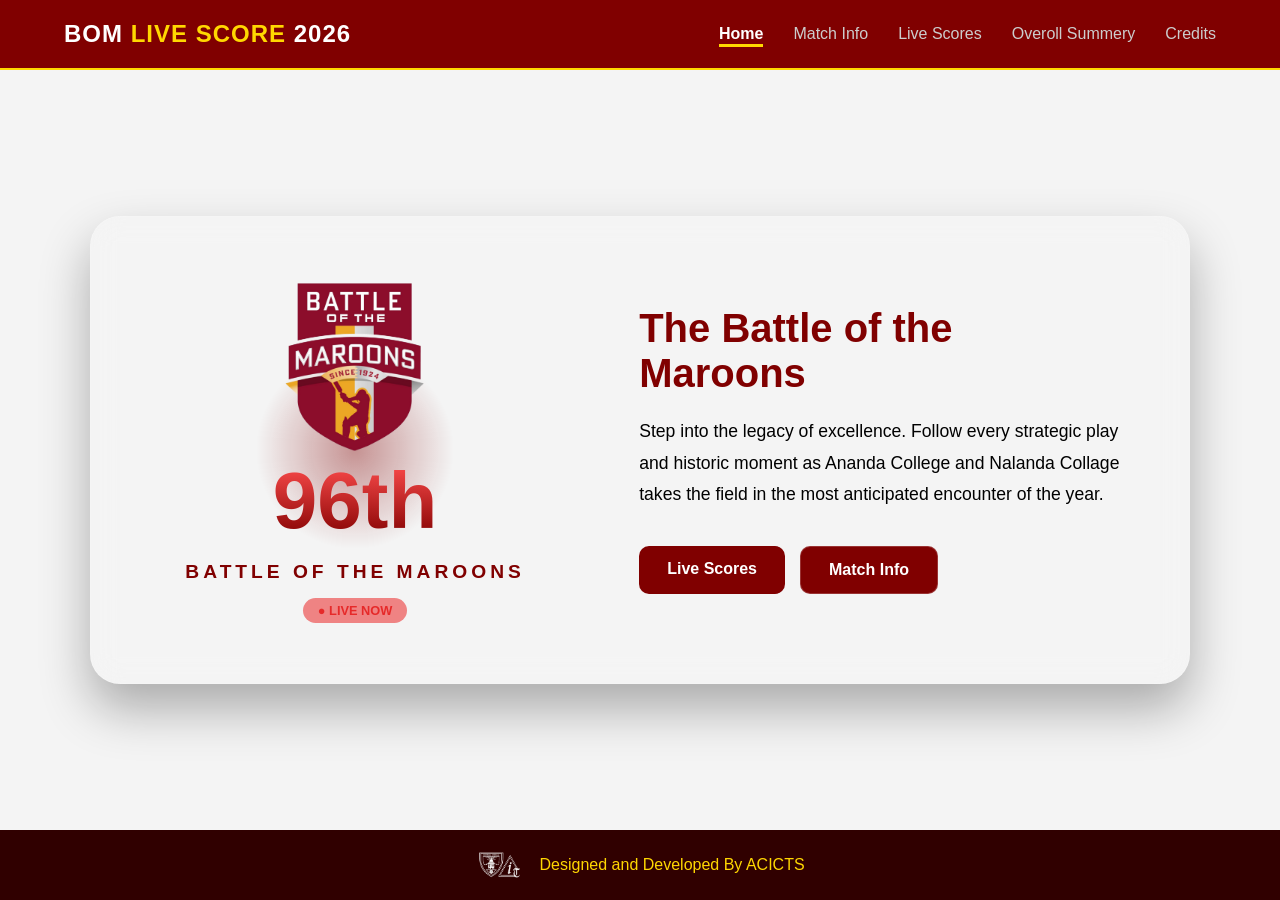
<file: index.html>
<!DOCTYPE html>
<html lang="en">

<head>
    <meta charset="UTF-8">
    <meta name="viewport" content="width=device-width, initial-scale=1.0">
    <title>BOM Live Score 2026</title>
    <link rel="stylesheet" href="assests/style.css">
    <link rel="icon" type="image/x-icon" href="assests/img/BOMlivelogo.png">

</head>

<body>

    <nav class="navbar">
        <div class="nav-container">
            <div class="nav-logo">
                <a href="index.html" id="nav-logo">BOM<span> LIVE SCORE</span> 2026</a>
            </div>

            <div class="menu-toggle" id="menu-toggle">
                <span></span>
                <span></span>
                <span></span>
            </div>

            <ul class="nav-links" id="nav-links">
                <li><a href="index.html" class="active">Home</a></li>
                <li><a href="match-info.html">Match Info</a></li>
                <li><a href="scores.html">Live Scores</a></li>
                <li><a href="live-scores.html">Overoll Summery</a></li>
                <li><a href="credits.html">Credits</a></li>
            </ul>
        </div>
    </nav>

    <main class="desktop-container">
        <div class="glass-card">
            <div class="hero-flex-container">

                <section class="branding">
                    <div class="logo-box">
                        <div class="logo-glow"></div>
                        <img src="assests/img/bom_logo.png" alt="Ananda College Logo" class="main-logo">
                        <h1 class="year-display">96th</h1>
                        <h2 class="school-name">BATTLE OF THE MAROONS</h2>
                        <div class="status-badge">● LIVE NOW</div>
                    </div>
                </section>

                <section class="intro-side">
                    <div class="intro-box">

                        <h3>The Battle of the Maroons</h3>
                        <p>
                            Step into the legacy of excellence. Follow every strategic play and historic moment as
                            Ananda College and Nalanda Collage takes the field in the most anticipated encounter of the
                            year.
                        </p>
                        <div class="button-group">
                            <a href="scores.html" class="cta-button primary">Live Scores</a>
                            <a href="match-info.html" class="cta-button secondary">Match Info</a>
                        </div>
                    </div>
                </section>

            </div>
        </div>
    </main>

    <footer class="footer">
        <div class="footer-content">
            <img src="assests/img/logo-removebg-preview (1).png" alt="ACICTS" class="footer-mini-logo">
            <span>Designed and Developed By ACICTS</span>
        </div>
    </footer>

</body>
<script src="assests/app.js"></script>

</html>
</file>
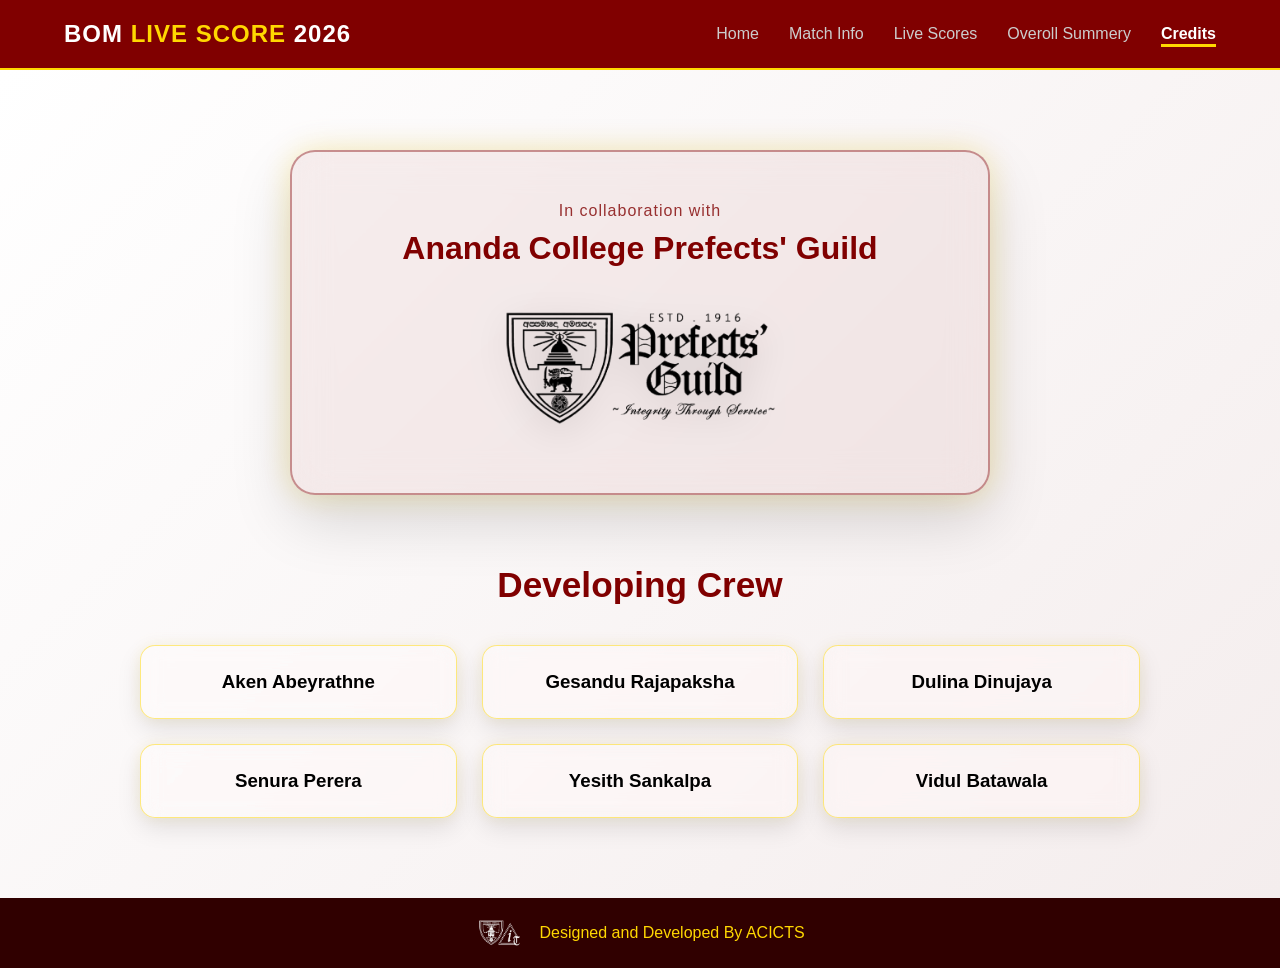
<file: credits.html>
<!DOCTYPE html>
<html lang="en">

<head>
    <meta charset="UTF-8">
    <meta name="viewport" content="width=device-width, initial-scale=1.0">
    <title>BOM Live Score 2026</title>
    <link rel="stylesheet" href="assests/style.css">
    <link rel="icon" type="image/x-icon" href="assests/img/BOMlivelogo.png">

</head>

<body>

    <nav class="navbar">
        <div class="nav-container">
            <div class="nav-logo">
                <a href="index.html" id="nav-logo">BOM<span> LIVE SCORE</span> 2026</a>
            </div>

            <div class="menu-toggle" id="menu-toggle">
                <span></span>
                <span></span>
                <span></span>
            </div>

            <ul class="nav-links" id="nav-links">
                <li><a href="index.html">Home</a></li>
                <li><a href="match-info.html">Match Info</a></li>
                <li><a href="scores.html">Live Scores</a></li>
                <li><a href="live-scores.html">Overoll Summery</a></li>
                <li><a href="credits.html" class="active">Credits</a></li>
            </ul>
        </div>
    </nav>
<main class="credits-container">

 
    <section class="collab-section">
        <div class="collab-card">

            <p class="collab-text">
                In collaboration with
            </p>

            <h2 class="collab-title">
                Ananda College Prefects' Guild
            </h2>

            <div class="collab-logo">
                <img src="assests/img/guildlogo.png" alt="Ananda College Prefects Guild Logo">
            </div>

        </div>
    </section>

 <div class="credits-card">

        <h2 class="credits-title">Developing Crew</h2>

        <div class="dev-grid">

            <div class="dev-card">
                <h3>Aken Abeyrathne</h3>
            </div>

            <div class="dev-card">
                <h3>Gesandu Rajapaksha</h3>
            </div>

            <div class="dev-card">
                <h3>Dulina Dinujaya</h3>
            </div>

            <div class="dev-card">
                <h3>Senura Perera</h3>
            </div>

            <div class="dev-card">
                <h3>Yesith Sankalpa</h3>
            </div>

            <div class="dev-card">
                <h3>Vidul Batawala</h3>
            </div>

        </div>

    </div>

</main>



    <footer class="footer">
        <div class="footer-content">
            <img src="assests/img/logo-removebg-preview (1).png" alt="ACICTS" class="footer-mini-logo">
            <span>Designed and Developed By ACICTS</span>
        </div>
    </footer>

</body>
<script src="assests/app.js"></script>

</html>
</file>
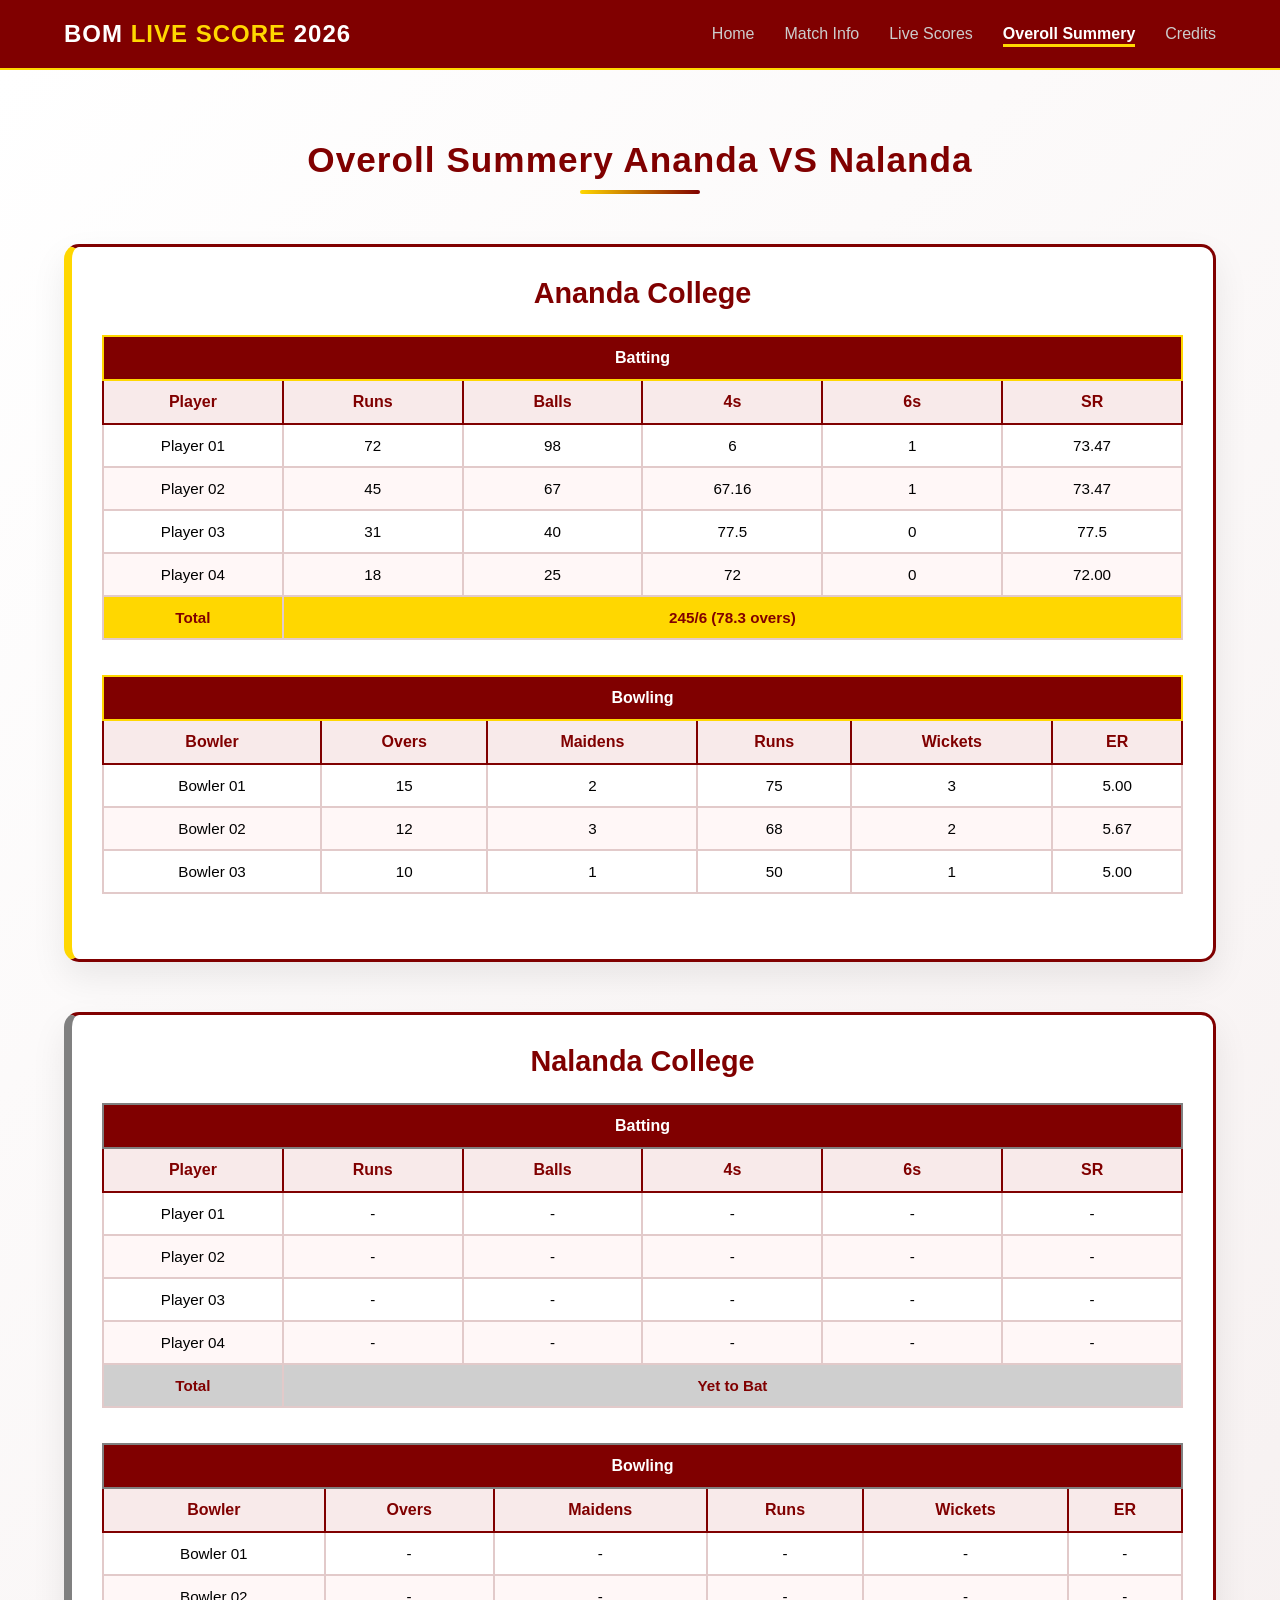
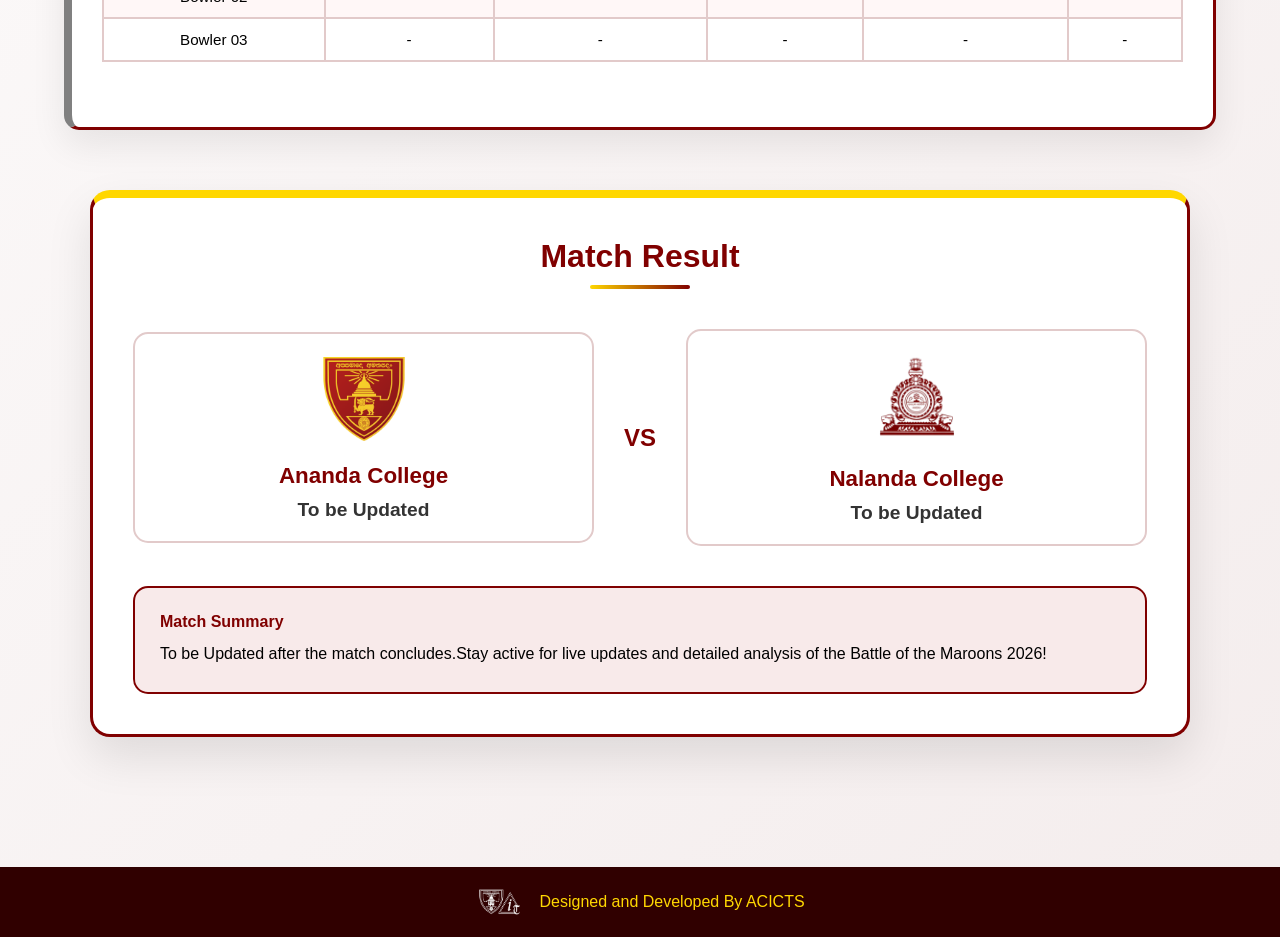
<file: live-scores.html>
<!DOCTYPE html>
<html lang="en">

<head>
    <meta charset="UTF-8">
    <meta name="viewport" content="width=device-width, initial-scale=1.0">
    <title>BOM Live Score 2026</title>
    <link rel="stylesheet" href="assests/style.css">
    <link rel="icon" type="image/x-icon" href="assests/img/BOMlivelogo.png">

</head>

<body>

    <nav class="navbar">
        <div class="nav-container">
            <div class="nav-logo">
                <a href="index.html" id="nav-logo">BOM<span> LIVE SCORE</span> 2026</a>
            </div>

            <div class="menu-toggle" id="menu-toggle">
                <span></span>
                <span></span>
                <span></span>
            </div>

            <ul class="nav-links" id="nav-links">
                <li><a href="index.html">Home</a></li>
                <li><a href="match-info.html">Match Info</a></li>
                <li><a href="scores.html">Live Scores</a></li>
                <li><a href="live-scores.html" class="active">Overoll Summery</a></li>
                <li><a href="credits.html">Credits</a></li>
            </ul>
        </div>
    </nav>

    <main class="live-score-section">

        <h2 class="section-title">Overoll Summery Ananda VS Nalanda</h2>

        <!-- ================= ANANDA COLLEGE ================= -->
        <div class="team-box">
            <h3 class="team-title">Ananda College</h3>

            <!-- Batting Table -->
            <table id="batting-table">
                <thead>
                    <tr>
                        <th colspan="6" style="border-color: gold; text-align: center;">Batting</th>
                    </tr>
                    <tr>
                        <th>Player</th>
                        <th>Runs</th>
                        <th>Balls</th>
                        <th>4s</th>
                        <th>6s</th>
                        <th>SR</th>
                    </tr>
                </thead>
                <tbody>
                    <tr>
                        <td>Player 01</td>
                        <td>72</td>
                        <td>98</td>
                        <td>6</td>
                        <td>1</td>
                        <td>73.47</td>
                    </tr>
                    <tr>
                        <td>Player 02</td>
                        <td>45</td>
                        <td>67</td>
                        <td>67.16</td>
                        <td>1</td>
                        <td>73.47</td>
                    </tr>
                    <tr>
                        <td>Player 03</td>
                        <td>31</td>
                        <td>40</td>
                        <td>77.5</td>
                        <td>0</td>
                        <td>77.5</td>
                    </tr>
                    <tr>
                        <td>Player 04</td>
                        <td>18</td>
                        <td>25</td>
                        <td>72</td>
                        <td>0</td>
                        <td>72.00</td>
                    </tr>
                    <tr class="total-row">
                        <td><strong>Total</strong></td>
                        <td colspan="5"><strong>245/6 (78.3 overs)</strong></td>
                    </tr>
                </tbody>
            </table>

            <!-- Bowling Table -->
            <table id="bowling-table">
                <thead>
                    <tr>
                        <th colspan="6" style="border-color: gold; text-align: center;">Bowling</th>
                    </tr>
                    <tr>
                        <th>Bowler</th>
                        <th>Overs</th>
                        <th>Maidens</th>
                        <th>Runs</th>
                        <th>Wickets</th>
                        <th>ER</th>
                    </tr>
                </thead>
                <tbody>
                    <tr>
                        <td>Bowler 01</td>
                        <td>15</td>
                        <td>2</td>
                        <td>75</td>
                        <td>3</td>
                        <td>5.00</td>
                    </tr>
                    <tr>
                        <td>Bowler 02</td>
                        <td>12</td>
                        <td>3</td>
                        <td>68</td>
                        <td>2</td>
                        <td>5.67</td>
                    </tr>
                    <tr>
                        <td>Bowler 03</td>
                        <td>10</td>
                        <td>1</td>
                        <td>50</td>
                        <td>1</td>
                        <td>5.00</td>
                    </tr>
                </tbody>
            </table>
        </div>

        <!-- ================= NALANDA COLLEGE ================= -->
        <div class="team-box-nalanda">
            <h3 class="team-title">Nalanda College</h3>


            <table id="batting-table">
                <thead>
                    <tr>
                        <th colspan="6" style="border-color: gray; text-align: center;">Batting</th>
                    </tr>
                    <tr>
                        <th>Player</th>
                        <th>Runs</th>
                        <th>Balls</th>
                        <th>4s</th>
                        <th>6s</th>
                        <th>SR</th>
                    </tr>
                </thead>
                <tbody>
                    <tr>
                        <td>Player 01</td>
                        <td>-</td>
                        <td>-</td>
                        <td>-</td>
                        <td>-</td>
                        <td>-</td>
                    </tr>
                    <tr>
                        <td>Player 02</td>
                        <td>-</td>
                        <td>-</td>
                        <td>-</td>
                        <td>-</td>
                        <td>-</td>
                    </tr>
                    <tr>
                        <td>Player 03</td>
                        <td>-</td>
                        <td>-</td>
                        <td>-</td>
                        <td>-</td>
                        <td>-</td>
                    </tr>
                    <tr>
                        <td>Player 04</td>
                        <td>-</td>
                        <td>-</td>
                        <td>-</td>
                        <td>-</td>
                        <td>-</td>
                    </tr>
                    <tr class="total-row-nalanda">
                        <td><strong>Total</strong></td>
                        <td colspan="5"><strong>Yet to Bat</strong></td>
                    </tr>
                </tbody>
            </table>

            <table id="bowling-table">
                <thead>
                    <tr>
                        <th colspan="6" style="border-color: gray; text-align: center;">Bowling</th>
                    </tr>
                    <tr>
                        <th>Bowler</th>
                        <th>Overs</th>
                        <th>Maidens</th>
                        <th>Runs</th>
                        <th>Wickets</th>
                        <th>ER</th>
                    </tr>
                </thead>
                <tbody>
                    <tr>
                        <td>Bowler 01</td>
                        <td>-</td>
                        <td>-</td>
                        <td>-</td>
                        <td>-</td>
                        <td>-</td>
                    </tr>
                    <tr>
                        <td>Bowler 02</td>
                        <td>-</td>
                        <td>-</td>
                        <td>-</td>
                        <td>-</td>
                        <td>-</td>
                    </tr>
                    <tr>
                        <td>Bowler 03</td>
                        <td>-</td>
                        <td>-</td>
                        <td>-</td>
                        <td>-</td>
                        <td>-</td>
                    </tr>
                </tbody>
            </table>
        </div>

        <div class="match-result-card">

            <h2 class="result-title">Match Result</h2>

            <div class="result-teams">

                <!-- <div class="result-team winner"> -->
                <div class="result-team">
                    <img src="assests/img/ac.png" alt="Ananda Logo" class="team-logo">
                    <h3>Ananda College</h3>
                    <p class="team-score">To be Updated</p>
                </div>

                <div class="vs-text">VS</div>

                <div class="result-team">
                    <img src="assests/img/nc.png" alt="Nalanda Logo" class="team-logo-nc">
                    <h3>Nalanda College</h3>
                    <p class="team-score">To be Updated</p>
                </div>

            </div>

            <div class="win-description">
                <h4>Match Summary</h4>
                <p>
                    To be Updated after the match concludes.Stay active for live updates and detailed analysis of the
                    Battle of the Maroons 2026!
                </p>
            </div>

        </div>

    </main>

    <footer class="footer">
        <div class="footer-content">
            <img src="assests/img/logo-removebg-preview (1).png" alt="ACICTS" class="footer-mini-logo">
            <span>Designed and Developed By ACICTS</span>
        </div>
    </footer>

</body>
<script src="assests/app.js"></script>

</html>
</file>
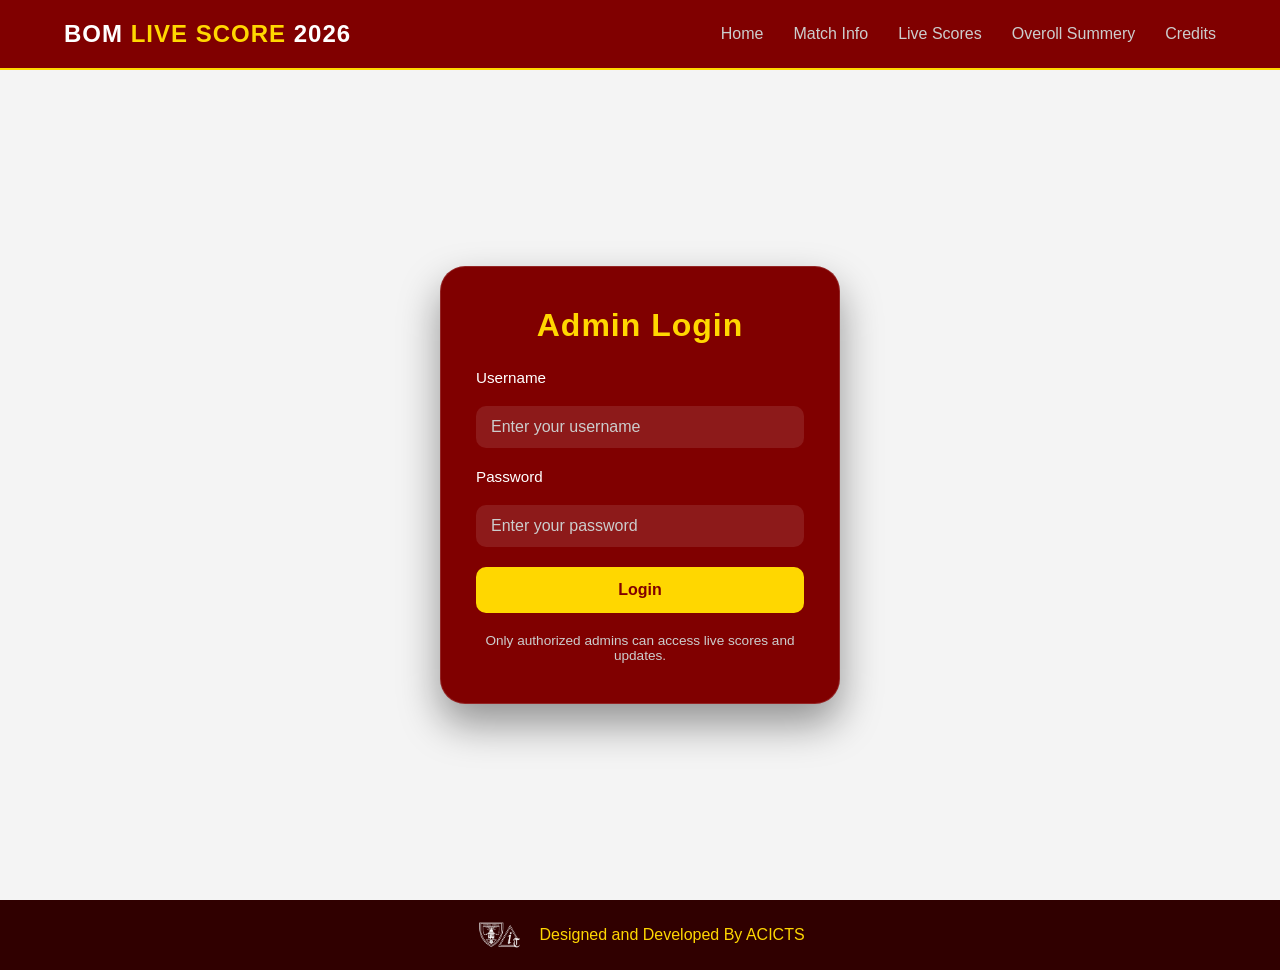
<file: login.html>
<!DOCTYPE html>
<html lang="en">

<head>
    <meta charset="UTF-8">
    <meta name="viewport" content="width=device-width, initial-scale=1.0">
    <title>BOM Live Score 2026</title>
    <link rel="stylesheet" href="assests/style.css">
    <link rel="icon" type="image/x-icon" href="assests/img/BOMlivelogo.png">

</head>

<body>

    <nav class="navbar">
        <div class="nav-container">
            <div class="nav-logo">
                <a href="index.html" id="nav-logo">BOM<span> LIVE SCORE</span> 2026</a>
            </div>

            <div class="menu-toggle" id="menu-toggle">
                <span></span>
                <span></span>
                <span></span>
            </div>

            <ul class="nav-links" id="nav-links">
                <li><a href="index.html">Home</a></li>
                <li><a href="match-info.html">Match Info</a></li>
                <li><a href="scores.html">Live Scores</a></li>
                <li><a href="live-scores.html">Overoll Summery</a></li>
                <li><a href="credits.html">Credits</a></li>
            </ul>
        </div>
    </nav>

    <main class="login-container">
    <div class="login-card">
        <h2 class="login-title">Admin Login</h2>

        <form action="#" method="POST" class="login-form">
            <label for="username">Username</label>
            <input type="text" id="username" name="username" placeholder="Enter your username" required>

            <label for="password">Password</label>
            <input type="password" id="password" name="password" placeholder="Enter your password" required>

            <a href="admin-panel.html" class="login-btn">Login</a>
        </form>

        <p class="login-footer">Only authorized admins can access live scores and updates.</p>
    </div>
</main>


    <footer class="footer">
        <div class="footer-content">
            <img src="assests/img/logo-removebg-preview (1).png" alt="ACICTS" class="footer-mini-logo">
            <span>Designed and Developed By ACICTS</span>
        </div>
    </footer>

</body>
<script src="assests/app.js"></script>

</html>
</file>
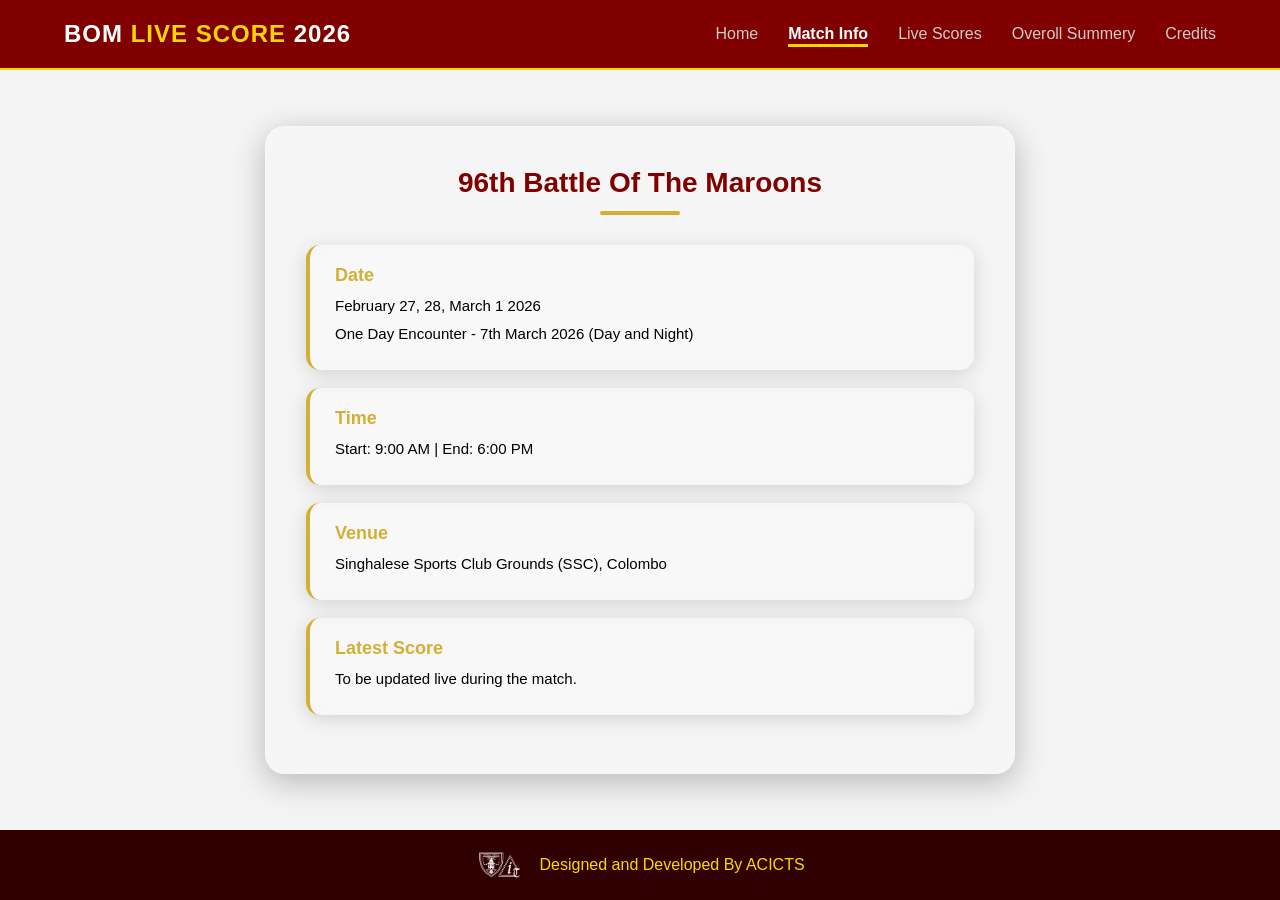
<file: match-info.html>
<!DOCTYPE html>
<html lang="en">

<head>
    <meta charset="UTF-8">
    <meta name="viewport" content="width=device-width, initial-scale=1.0">
    <title>BOM Live Score 2026</title>
    <link rel="stylesheet" href="assests/style.css">
    <link rel="stylesheet" href="assests/match-info.css">
    <link rel="icon" type="image/x-icon" href="assests/img/BOMlivelogo.png">

</head>

<body>

    <nav class="navbar">
        <div class="nav-container">
            <div class="nav-logo">
                <a href="index.html" id="nav-logo">BOM<span> LIVE SCORE</span> 2026</a>
            </div>

            <div class="menu-toggle" id="menu-toggle">
                <span></span>
                <span></span>
                <span></span>
            </div>

            <ul class="nav-links" id="nav-links">
                <li><a href="index.html">Home</a></li>
                <li><a href="match-info.html" class="active">Match Info</a></li>
                <li><a href="scores.html">Live Scores</a></li>
                <li><a href="live-scores.html">Overoll Summery</a></li>
                <li><a href="credits.html">Credits</a></li>
            </ul>
        </div>
    </nav>
 
    <main class="match-info-page">
        <div class="match-info-card">

            <h2 class="match-title">96th Battle Of The Maroons</h2>

          
            <div class="info-box">
                <h3>Date</h3>
                <p>February 27, 28, March 1 2026</p>
                <p>One Day Encounter - 7th March 2026 (Day and Night)</p>
            </div>

            
            <div class="info-box">
                <h3>Time</h3>
                <p>Start: 9:00 AM | End: 6:00 PM</p>
            </div>

           
            <div class="info-box">
                <h3>Venue</h3>
                <p>Singhalese Sports Club Grounds (SSC), Colombo</p>
            </div>

            
            <div class="info-box">
                <h3>Latest Score</h3>
                <p>To be updated live during the match.</p>
            </div>

        </div>
    </main>



    <footer class="footer">
        <div class="footer-content">
            <img src="assests/img/logo-removebg-preview (1).png" alt="ACICTS" class="footer-mini-logo">
            <span>Designed and Developed By ACICTS</span>
        </div>
    </footer>

</body>
<script src="assests/app.js"></script>
</html>
</file>
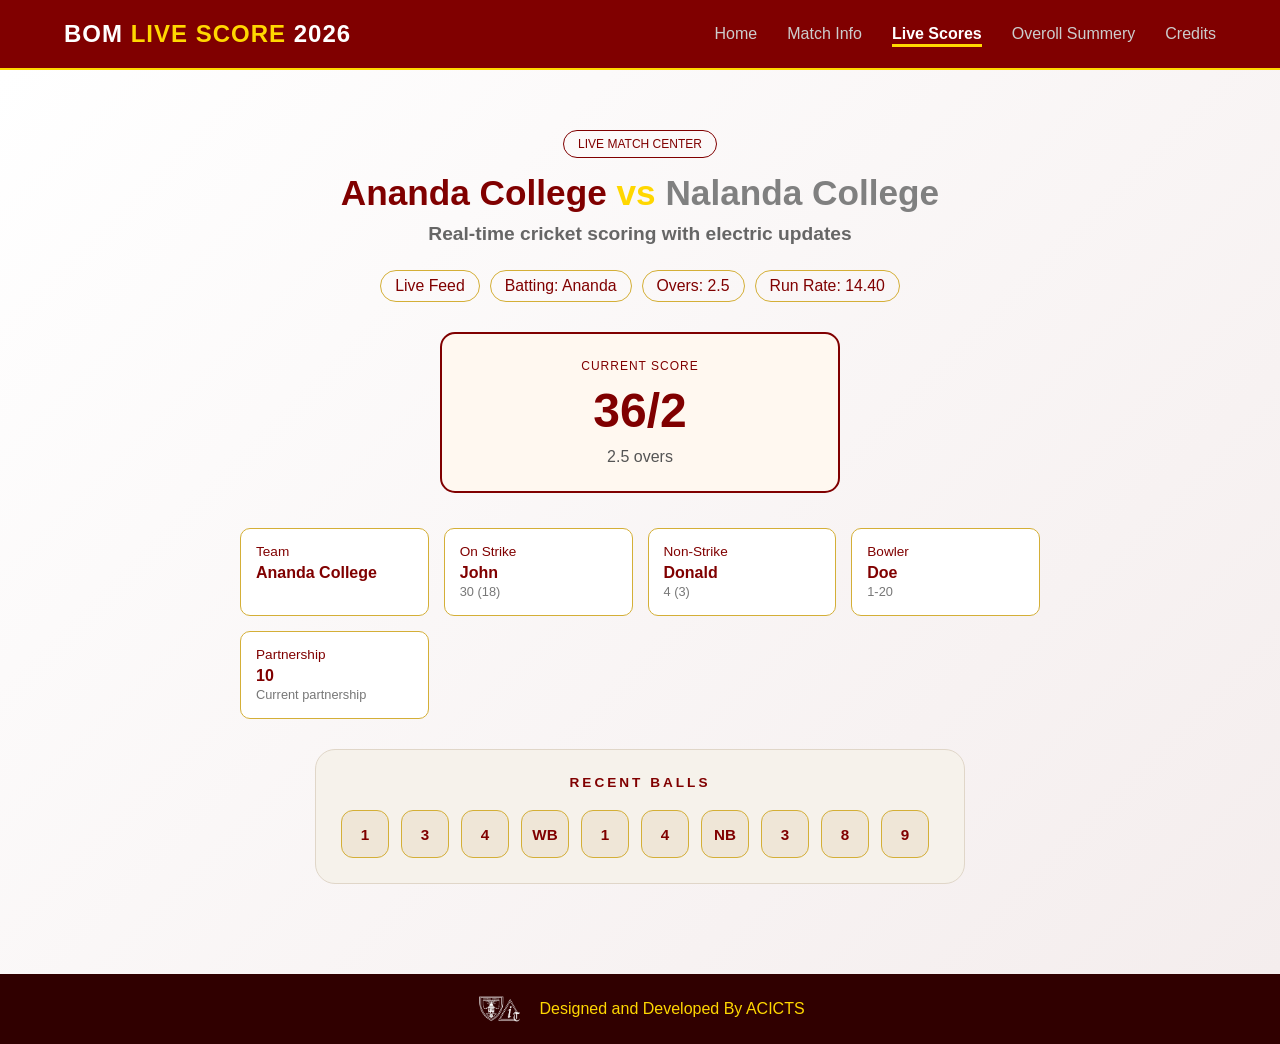
<file: scores.html>
<!DOCTYPE html>
<html lang="en">

<head>
    <meta charset="UTF-8">
    <meta name="viewport" content="width=device-width, initial-scale=1.0">
    <title>BOM Live Score 2026</title>
    <link rel="stylesheet" href="assests/style.css">
    <link rel="stylesheet" href="assests/live-status.css">
    <link rel="icon" type="image/x-icon" href="assests/img/BOMlivelogo.png">

</head>

<body>
    <nav class="navbar">
        <div class="nav-container">
            <div class="nav-logo">
                <a href="index.html" id="nav-logo">BOM<span> LIVE SCORE</span> 2026</a>
            </div>

            <div class="menu-toggle" id="menu-toggle">
                <span></span>
                <span></span>
                <span></span>
            </div>

            <ul class="nav-links" id="nav-links">
                <li><a href="index.html">Home</a></li>
                <li><a href="match-info.html">Match Info</a></li>
                <li><a href="scores.html" class="active">Live Scores</a></li>
                <li><a href="live-scores.html">Overoll Summery</a></li>
                <li><a href="credits.html">Credits</a></li>
            </ul>
        </div>
    </nav>


    <main class="score-status">

        <section class="live-score-section">

            <div class="match-badge">LIVE MATCH CENTER</div>

            <h1 class="match-title">
                Ananda College <span style="color: gold;">vs</span> <span>Nalanda College</span>
            </h1>

            <p class="match-subtitle">
                Real-time cricket scoring with electric updates
            </p>


            <div class="match-info">
                <div class="info-pill">Live Feed</div>
                <div class="info-pill">Batting: Ananda</div>
                <div class="info-pill">Overs: 2.5</div>
                <div class="info-pill">Run Rate: 14.40</div>
            </div>

            <div class="score-card">
                <p class="score-label">CURRENT SCORE</p>
                <h2 class="score-value">36/2</h2>
                <p class="score-overs">2.5 overs</p>
            </div>


            <div class="player-grid">

                <div class="player-box">
                    <p class="box-title">Team</p>
                    <h4>Ananda College</h4>
                </div>

                <div class="player-box">
                    <p class="box-title">On Strike</p>
                    <h4>John</h4>
                    <span>30 (18)</span>
                </div>

                <div class="player-box">
                    <p class="box-title">Non-Strike</p>
                    <h4>Donald</h4>
                    <span>4 (3)</span>
                </div>

                <div class="player-box">
                    <p class="box-title">Bowler</p>
                    <h4>Doe</h4>
                    <span>1-20</span>
                </div>

                <div class="player-box">
                    <p class="box-title">Partnership</p>
                    <h4>10</h4>
                    <span>Current partnership</span>
                </div>

            </div>
            <div class="recent-container">

                <h4 class="recent-title">RECENT BALLS</h4>

                <div class="recent-balls">
                    <span>1</span>
                    <span>3</span>
                    <span>4</span>
                    <span>WB</span>
                    <span>1</span>
                    <span>4</span>
                    <span>NB</span>
                    <span>3</span>
                    <span>8</span>
                    <span>9</span>
                </div>

            </div>
        </section>

<!-- 
        <div class="announcement-card">

            <div class="announcement-badge">LIVE UPDATE</div>

            <h2 class="announcement-title">SIX!</h2>

            <p class="announcement-text">
                Player 01 smashes a massive six over long-on!
            </p>

        </div> -->
    </main>

    <footer class="footer">
        <div class="footer-content">
            <img src="assests/img/logo-removebg-preview (1).png" alt="ACICTS" class="footer-mini-logo">
            <span>Designed and Developed By ACICTS</span>
        </div>
    </footer>

</body>
<script src="assests/app.js"></script>

</html>
</file>
<file: assests/style.css>
/* ================= RESET ================= */
* {
    margin: 0;
    padding: 0;
    box-sizing: border-box;
    font-family: 'Segoe UI', Tahoma, Geneva, Verdana, sans-serif;
}

body {
    background-color: #f4f4f4;
    overflow-x: hidden;
}

/* ================= NAVBAR ================= */
.navbar {
    background-color: maroon;
    color: #ffffff;
    min-height: 70px;
    display: flex;
    align-items: center;
    border-bottom: 2px solid gold;
    padding: 0 5%;
}

.nav-container {
    width: 100%;
    max-width: 1200px;
    margin: 0 auto;
    display: flex;
    justify-content: space-between;
    align-items: center;
}

.nav-logo {
    font-size: 1.5rem;
    font-weight: 800;
    letter-spacing: 1px;
}

.nav-logo span {
    color: gold;
}

.nav-links {
    list-style: none;
    display: flex;
    gap: 30px;
    align-items: center;
    flex-wrap: wrap;
}

.nav-links a {
    text-decoration: none;
    color: #cccccc;
    font-weight: 500;
    transition: 0.3s ease;
}

.nav-logo a {
    text-decoration: none;
    color: #ffffff;
    font-weight: 800;
    transition: 0.3s ease;
}

.nav-links a:hover,
.nav-links a.active {
    color: #ffffff;
}

.nav-links a {
    position: relative;
    text-decoration: none;
    padding-bottom: 5px;
}
.nav-links a::after {
    content: "";
    position: absolute;
    left: 0;
    bottom: 0;
    width: 0%;
    height: 3px;
    background: gold;
    transition: width 0.3s ease;
}

.nav-links a:hover::after {
    width: 100%;
}

.nav-links a.active::after {
    width: 100%;
}

.nav-links a.active {
    font-weight: 600;
}

.btn-login {
    background-color: gold;
    color: white !important;
    padding: 8px 20px;
    border-radius: 5px;
}

.btn-login:hover {
    transform: translateY(-2px);
}

/* ================= HERO SECTION ================= */
.desktop-container {
    background: linear-gradient(135deg,
            #ffffff 0%,
            #ffe6e6 20%,
            #ffcccc 40%,
            #ff9999 60%,

        );
    display: flex;
    justify-content: center;
    align-items: center;
    padding: 40px 20px;
}

.glass-card {
    background: rgba(255, 255, 255, 0.03);
    backdrop-filter: blur(15px);
    border: 1px solid rgba(255, 255, 255, 0.1);
    border-radius: 30px;
    padding: 60px;
    max-width: 1100px;
    width: 100%;
    box-shadow: 0 25px 50px rgba(0, 0, 0, 0.3);
}

.hero-flex-container {
    display: flex;
    align-items: center;
    gap: 80px;
    flex-wrap: wrap;
}

/* ================= BRANDING ================= */
.branding {
    flex: 1;
    position: relative;
    text-align: center;
}

.logo-glow {
    position: absolute;
    top: 50%;
    left: 50%;
    transform: translate(-50%, -50%);
    width: 200px;
    height: 200px;
    background: radial-gradient(circle, rgba(128, 0, 0, 0.4) 0%, transparent 70%);
    z-index: -1;
}

.main-logo {
    width: 180px;
    max-width: 100%;
    transition: 0.4s ease;
}

.main-logo:hover {
    transform: scale(1.05);
}

.school-name {
    letter-spacing: 4px;
    font-size: 1.2rem;
    margin-top: 20px;
    color: maroon;
}

.year-display {
    font-size: 5rem;
    font-weight: 900;
    background: linear-gradient(to bottom, #ff4d4d, #800000);
    -webkit-background-clip: text;
    -webkit-text-fill-color: transparent;
    line-height: 1;
}

.status-badge {
    display: inline-block;
    background: rgba(238, 112, 112, 0.856);
    color: #e62a2a;
    padding: 5px 15px;
    border-radius: 20px;
    font-size: 0.8rem;
    font-weight: bold;
    margin-top: 15px;
    animation: pulse 2s infinite;
}

/* ================= INTRO ================= */
.intro-side {
    flex: 1.2;
}

.intro-box h3 {
    font-size: 2.5rem;
    margin-bottom: 20px;
    color: maroon;
}

.intro-box p {
    color: black;
    font-size: 1.1rem;
    font-weight: 500;
    line-height: 1.8;
    margin-bottom: 35px;
}

.button-group {
    display: flex;
    gap: 15px;
    flex-wrap: wrap;
}

.cta-button {
    padding: 14px 28px;
    border-radius: 10px;
    text-decoration: none;
    font-weight: 600;
    transition: 0.3s ease;
}

.cta-button.primary {
    background: #800000;
    color: white;
}

.cta-button.secondary {
    background: #800000;
    color: white;
    border: 1px solid rgba(255, 255, 255, 0.2);
}

.cta-button:hover {
    transform: translateY(-3px);
    filter: brightness(1.2);
}

/* ================= FOOTER ================= */

html, body {
    height: 100%;
    margin: 0;
}

body {
    display: flex;
    flex-direction: column;
}

.credits-container{
    flex: 1;
}

.desktop-container{
    flex: 1;
}

.live-score-section{
    flex: 1;
}

.match-info-page{
    flex: 1;
}

.score-status{
    flex: 1;
}

.footer {
    background: #300000;
    color: gold;
    font-weight: 500;
    padding: 20px 5%;
}

.footer-content {
    display: flex;
    justify-content: center;
    align-items: center;
    gap: 15px;
    flex-wrap: wrap;
    text-align: center;
}

.footer-mini-logo {
    height: 30px;
}


/* ================= ANIMATION ================= */
@keyframes pulse {
    0% {
        opacity: 1;
    }

    50% {
        opacity: 0.5;
    }

    100% {
        opacity: 1;
    }
}

/* ================= RESPONSIVE ================= */

@media (max-width: 992px) {
    .hero-flex-container {
        flex-direction: column;
        gap: 40px;
        text-align: center;
    }

    .glass-card {
        padding: 40px 25px;
    }

    .year-display {
        font-size: 4rem;
    }

    .intro-box h3 {
        font-size: 2rem;
    }

    .button-group {
        justify-content: center;
    }
}

.menu-toggle {
    display: none;
}

.menu-toggle span {
    width: 25px;
    height: 3px;
    background: gold;
    border-radius: 5px;
    transition: 0.3s ease;
}



/* ================= MOBILE NAVBAR ================= */
@media (max-width: 768px) {

    .nav-container {
        flex-direction: row;
        justify-content: space-between;
        align-items: center;
        position: relative;
    }

    .menu-toggle {
        display: flex;
        flex-direction: column;
        gap: 6px;
        cursor: pointer;
        z-index: 1001;
    }

    .nav-links {
        position: absolute;
        top: 75px;
        left: 0;
        width: 100%;
        flex-direction: column;
        align-items: center;
        gap: 18px;

        background: rgba(128, 0, 0, 0.95);
        backdrop-filter: blur(15px);

        padding: 25px 0;
        border-radius: 0 0 20px 20px;


        opacity: 0;
        transform: translateY(-15px);
        pointer-events: none;
        transition: all 0.35s ease;
    }

    .nav-links.active {
        opacity: 1;
        transform: translateY(0);
        pointer-events: auto;
    }

    .nav-links li {
        width: 80%;
    }

    .nav-links a {
        display: block;
        padding: 12px;
        font-size: 1.05rem;
        border-radius: 10px;
        background: rgba(255, 255, 255, 0.05);
    }

    .nav-links a:hover,
    .nav-links a.active {
        background: gold;
        color: maroon !important;
        font-weight: 600;
        box-shadow: 0 5px 15px rgba(255, 215, 0, 0.4);
    }

    .glass-card {
        padding: 25px 20px;
    }

    .main-logo {
        width: 130px;
    }

    .year-display {
        font-size: 3rem;
    }

    .school-name {
        font-size: 1rem;
        letter-spacing: 2px;
    }

    .intro-box h3 {
        font-size: 1.6rem;
    }

    .intro-box p {
        font-size: 1rem;
    }

    .button-group {
        flex-direction: column;
        align-items: center;
    }

    .cta-button {
        width: 100%;
        text-align: center;
    }
}

@media (max-width: 400px) {
    .year-display {
        font-size: 2.4rem;
    }

    .intro-box h3 {
        font-size: 1.3rem;
    }

    .main-logo {
        width: 110px;
    }
}

.nav-container {
    position: relative;
    z-index: 1000;
}

.nav-links {
    z-index: 9999;
}




/* ================= ADMIN LOGIN ================= */
.login-container {
    display: flex;
    justify-content: center;
    align-items: center;
    min-height: calc(100vh - 70px);
    background: linear-gradient(135deg,
            #ffffff 0%,
            #ffe6e6 20%,
            #ffcccc 40%,
            #ff9999 60%,

        );
    padding: 40px 20px;
}

.login-card {
    background: maroon;
    backdrop-filter: blur(20px);
    border: 1px solid rgba(255, 255, 255, 0.15);
    border-radius: 25px;
    padding: 40px 35px;
    max-width: 400px;
    width: 100%;
    color: #ffffff;
    box-shadow: 0 20px 40px rgba(0, 0, 0, 0.4);
    text-align: center;
}

.login-title {
    font-size: 2rem;
    color: gold;
    margin-bottom: 25px;
    font-weight: 700;
    letter-spacing: 1px;
}

.login-form {
    display: flex;
    flex-direction: column;
    gap: 20px;
}

.login-form label {
    text-align: left;
    font-size: 0.95rem;
    color: #fff;
}

.login-form input {
    padding: 12px 15px;
    border-radius: 10px;
    border: none;
    outline: none;
    background: rgba(255, 255, 255, 0.1);
    color: #fff;
    font-size: 1rem;
    transition: 0.3s ease;
}

.login-form input::placeholder {
    color: #ccc;
}

.login-form input:focus {
    background: rgba(255, 255, 255, 0.2);
    box-shadow: 0 0 10px gold;
}

.login-btn {
    padding: 14px 28px;
    border-radius: 10px;
    text-decoration: none;
    font-weight: 600;
    transition: 0.3s ease;
}

.login-btn {
    background: gold;
    color: maroon;
}


.login-btn:hover {
    transform: translateY(-3px);
    box-shadow: 0 5px 20px rgba(255, 215, 0, 0.5);
}

.login-footer {
    margin-top: 20px;
    font-size: 0.85rem;
    color: #ccc;
}

@media (max-width: 500px) {
    .login-card {
        padding: 30px 20px;
    }

    .login-title {
        font-size: 1.6rem;
    }
}



/* ================= TWO COLUMN DEVELOPER GRID ================= */

.credits-container {
    display: flex;
    flex-direction: column;
    align-items: center;
    padding: 80px 5%;
    background: linear-gradient(135deg, #ffffff, #f4eded);
}

.credits-card {
    width: 100%;
    max-width: 1000px;
}

.credits-title {
    text-align: center;
    font-size: 2.2rem;
    color: #800000;
    margin-bottom: 40px;
}

.dev-grid {
    display: grid;
    grid-template-columns: repeat(auto-fit, minmax(250px, 1fr));
    gap: 25px;
}



.dev-card {
    background: rgba(255, 255, 255, 0.25); 
    backdrop-filter: blur(10px) saturate(180%); 
    -webkit-backdrop-filter: blur(10px) saturate(180%);
    border: 1px solid rgba(255, 215, 0, 0.5); 
    border-radius: 15px;
    padding: 25px;
    text-align: center;
    transition: transform 0.3s ease, box-shadow 0.3s ease;
    box-shadow: 0 10px 25px rgba(0, 0, 0, 0.1), 0 0 15px rgba(255, 215, 0, 0.1); 
}


.dev-card:hover {
    transform: translateY(-6px);
    box-shadow: 0 15px 35px rgba(0, 0, 0, 0.15), 0 0 25px rgba(255, 215, 0, 0.25);
}


.dev-card h4, .dev-card p {
    color: #800000;
    align-items: center;
}

@media (max-width: 600px) {

    .credits-container {
        padding: 50px 4%;
    }

    .credits-title {
        font-size: 1.6rem;
    }

    .dev-card {
        padding: 18px;
    }
}


/* ===== Collaboration Section ===== */


.collab-section {
    width: 100%;
    display: flex;
    justify-content: center;
    margin-bottom: 70px; 
}

.collab-card {
    max-width: 700px;
    width: 100%;
    text-align: center;
    padding: 50px 40px;
    border-radius: 25px;

    background: rgba(128, 0, 0, 0.06);
    backdrop-filter: blur(18px);
    -webkit-backdrop-filter: blur(18px);

    border: 2px solid rgba(128, 0, 0, 0.4);

    box-shadow:
        0 25px 60px rgba(0,0,0,0.15),
        0 0 30px rgba(255,215,0,0.25);

    transition: 0.3s ease;
}

.collab-card:hover {
    transform: translateY(-5px);
}



.collab-text {
    font-size: 1rem;
    font-weight: 500;
    color: #800000;
    opacity: 0.8;
    letter-spacing: 1px;
    margin-bottom: 10px;
}

.collab-title {
    font-size: 2rem;
    color: #800000;
    font-weight: 700;
    margin-bottom: 30px;
}


.collab-logo img {
    width: 300px;
    height: auto;
    filter: drop-shadow(0 8px 20px rgba(0,0,0,0.2));
    transition: 0.3s ease;
}

.collab-logo img:hover {
    transform: scale(1.05);
}


@media (max-width: 768px) {

    .collab-card {
        padding: 35px 25px;
    }

    .collab-title {
        font-size: 1.5rem;
    }

    .collab-logo img {
        width: 90px;
    }
}



/* ================= TABLET RESPONSIVE ================= */

@media (max-width: 992px) {

    .credits-card {
        padding: 30px;
    }

    .dev-grid {
        grid-template-columns: repeat(2, 1fr);
        gap: 20px;
    }

}

/* ================= MOBILE RESPONSIVE ================= */

@media (max-width: 400px) {

    .credits-container {
        padding: 40px 20px;
    }

    .credits-card {
        padding: 25px 20px;
    }

    .credits-title {
        font-size: 22px;
        margin-bottom: 30px;
    }

    .dev-grid {
        grid-template-columns: 1fr; /* Stack cards */
        gap: 15px;
    }

    .dev-card {
        padding: 18px;
    }

    .dev-card h3 {
        font-size: 16px;
    }

}

/* ================= LIVE SCORE SECTION ================= */


.live-score-section {
    padding: 70px 5%;
    background: linear-gradient(135deg, #ffffff, #f4eded);
    font-family: 'Segoe UI', sans-serif;
}


.section-title {
    text-align: center;
    color: #800000;
    font-size: 2.2rem;
    margin-bottom: 50px;
    font-weight: 700;
    letter-spacing: 1px;
}

.section-title::after {
    content: "";
    width: 120px;
    height: 4px;
    background: linear-gradient(to right, gold, #800000);
    display: block;
    margin: 10px auto 0;
    border-radius: 4px;
}

/* ================= TEAM CONTAINER ================= */

.team-box,
.team-box-nalanda {
    background: #ffffff;
    border-radius: 15px;
    padding: 30px;
    margin-bottom: 50px;
    border: 3px solid #800000;
    box-shadow: 0 15px 35px rgba(0,0,0,0.08);
}

.team-box {
    border-left: 8px solid gold;
}

.team-box-nalanda {
    border-left: 8px solid gray;
}

.team-title {
    text-align: center;
    font-size: 1.8rem;
    margin-bottom: 25px;
    color: #800000;
    font-weight: 700;
}

/* ================= TABLE STYLE ================= */

.total-row td {
    background: gold;
    color: #800000;
    font-weight: bold;
    border: 2px solid #800000;
}

.total-row-nalanda td {
    background: #cfcfcf;
    color: #800000;
    font-weight: bold;
    border: 2px solid #800000;
}


#bowling-table {
    width: 100%;
    border-collapse: collapse;
    margin-bottom: 35px;
    border: 2px solid #800000;
}

#bowling-table thead tr:first-child th {
    background: #800000;
    color: white;
    font-size: 1rem;
    text-align: left;
    padding: 12px;
    border: 2px solid gold;
}

#bowling-table thead tr:nth-child(2) th {
    background: #f8eaea;
    color: #800000;
    padding: 12px;
    border: 2px solid #800000;
    font-weight: 600;
}

#bowling-table td {
    padding: 12px;
    text-align: center;
    border: 2px solid #e2caca;
    font-size: 0.95rem;
}

#bowling-table tbody tr:nth-child(even) {
    background: #fff7f7;
}

#bowling-table tbody tr:hover {
    background: #fff0d9;
    transition: 0.2s ease;
}

#batting-table {
    width: 100%;
    border-collapse: collapse;
    margin-bottom: 35px;
    border: 2px solid #800000;
    table-layout: fixed;  
}

#batting-table th,
#batting-table td {
    width: 20%;         
    word-wrap: break-word; 
    overflow-wrap: break-word;
}

#batting-table thead tr:first-child th {
    background: #800000;
    color: white;
    font-size: 1rem;
    text-align: center;
    padding: 12px;
    border: 2px solid gold;
}


#batting-table thead tr:nth-child(2) th {
    background: #f8eaea;
    color: #800000;
    padding: 12px;
    border: 2px solid #800000;
    font-weight: 600;
}


#batting-table td {
    padding: 12px;
    text-align: center;
    border: 2px solid #e2caca;
    font-size: 0.95rem;
    white-space: nowrap;
    overflow: hidden;
    text-overflow: ellipsis; }

#batting-table tbody tr:nth-child(even) {
    background: #fff7f7;
}

#batting-table tbody tr:hover {
    background: #fff0d9;
    transition: 0.2s ease;
}


@media (max-width: 768px) {
    #batting-table th,
    #batting-table td {
        padding: 8px;
        font-size: 0.85rem;
    }
}


@media (min-width: 601px) and (max-width: 900px) {

    #batting-table th,
    #batting-table td {
        padding: 8px;
        font-size: 1rem;
    }

    #bowling-table th,
    #bowling-table td {
        padding: 8px;
        font-size: 1rem;
    }
}


@media (max-width: 600px) {

    #batting-table {
        display: block;
        overflow-x: auto;
    }

    #bowling-table {
        display: block;
        overflow-x: auto;
    }

    #batting-table th,
    #batting-table td {
        padding: 6px;
        font-size: 0.55rem;
    }

    #bowling-table th,
    #bowling-table td {
        padding: 6px;
        font-size: 0.55rem;
    }
}





/* ================= MATCH RESULT CARD ================= */

.match-result-card {
    background: #ffffff;
    border-radius: 20px;
    padding: 40px;
    margin: 60px auto;
    border: 3px solid #800000;
    border-top: 8px solid gold;
    box-shadow: 0 20px 45px rgba(0,0,0,0.1);
    max-width: 1100px;
}


.result-title {
    text-align: center;
    color: #800000;
    font-size: 2rem;
    margin-bottom: 40px;
    font-weight: 700;
}

.result-title::after {
    content: "";
    width: 100px;
    height: 4px;
    background: linear-gradient(to right, gold, #800000);
    display: block;
    margin: 10px auto 0;
    border-radius: 4px;
}


.result-teams {
    display: flex;
    align-items: center;
    justify-content: space-between;
    gap: 30px;
    margin-bottom: 40px;
}

.result-team {
    flex: 1;
    text-align: center;
    padding: 20px;
    border: 2px solid #e2caca;
    border-radius: 15px;
    transition: 0.3s ease;
}

.result-team:hover {
    transform: translateY(-6px);
    box-shadow: 0 15px 30px rgba(128,0,0,0.15);
}


.winner {
    border: 3px solid gold;
    background: #fff8dc;
    box-shadow: 0 15px 30px rgba(255,215,0,0.3);
}

.team-logo {
    width: 90px;
    height: auto;
    margin-bottom: 15px;
}

.team-logo-nc {
    width: 120px;
    height: auto;
    margin-bottom: 15px;
}


.result-team h3 {
    color: #800000;
    margin-bottom: 10px;
    font-size: 1.4rem;
}

.team-score {
    font-size: 1.2rem;
    font-weight: 600;
    color: #333;
}


.vs-text {
    font-size: 1.5rem;
    font-weight: bold;
    color: #800000;
}


.win-description {
    background: #f8eaea;
    padding: 25px;
    border-radius: 15px;
    border: 2px solid #800000;
}

.win-description h4 {
    color: #800000;
    margin-bottom: 10px;
}

.win-description p {
    font-size: 1rem;
    line-height: 1.6;
}

@media (max-width: 768px) {

    .result-teams {
        flex-direction: column;
    }

    .vs-text {
        margin: 20px 0;
    }

    .match-result-card {
        padding: 25px;
    }
}
</file>
<file: assests/match-info.css>
/* ================= MATCH INFO PAGE ================= */

.match-info-page {
    display: flex;
    justify-content: center;
    align-items: center;
    padding: 40px 20px;
    font-family: 'Segoe UI', Tahoma, Geneva, Verdana, sans-serif;

    background: linear-gradient(135deg,
            #ffffff 0%,
            #ffe6e6 20%,
            #ffcccc 40%,
            #ff9999 60%,

        );
    
}

.match-info-card {
    width: 100%;
    max-width: 750px;
    padding: 40px;
    border-radius: 20px;

    background: rgba(255, 255, 255, 0.15);
    backdrop-filter: blur(18px);
    -webkit-backdrop-filter: blur(18px);

    border: 1px solid rgba(255, 255, 255, 0.25);

    box-shadow:
        0 8px 32px rgba(0, 0, 0, 0.25),
        inset 0 0 20px rgba(255, 255, 255, 0.08);

    color: #ffffff;
}

.match-title {
    text-align: center;
    font-size: 28px;
    margin-bottom: 30px;
    font-weight: 700;
    color: maroon;
    position: relative;
}

.match-title::after {
    content: "";
    width: 80px;
    height: 4px;
    background: #d4af37;
    display: block;
    margin: 12px auto 0;
    border-radius: 2px;
}

.info-box {
    padding: 20px 25px;
    border-radius: 14px;
    margin-bottom: 18px;

    background: rgba(255, 255, 255, 0.12);
    backdrop-filter: blur(10px);

    border-left: 4px solid #d4af37;

    box-shadow:
        0 4px 20px rgba(0, 0, 0, 0.15),
        inset 0 0 10px rgba(255, 255, 255, 0.05);

    transition: all 0.3s ease;
}

.info-box:hover {
    transform: translateY(-5px);
    box-shadow:
        0 12px 30px rgba(0, 0, 0, 0.3),
        inset 0 0 12px rgba(255, 255, 255, 0.1);
}

.info-box h3 {
    margin-bottom: 8px;
    color: #d4af37; 
    font-size: 18px;
    font-weight: 600;
}


.info-box p {
    margin: 4px 0;
    font-size: 15px;
    color: black;
    line-height: 1.6;
}


@media (max-width: 768px) {
    .match-info-card {
        padding: 25px 20px;
    }

    .match-title {
        font-size: 1.8rem;
    }

    .info-box {
        padding: 15px 15px;
    }

    .info-box h3 {
        font-size: 1.1rem;
    }

    .info-box p {
        font-size: 0.95rem;
    }
}
</file>
<file: assests/live-status.css>
.live-score-section {
        background: linear-gradient(135deg,
            #ffffff 0%,
            #ffe6e6 20%,
            #ffcccc 40%,
            #ff9999 60%,

        );
    padding: 60px 20px;
    text-align: center;
    font-family: 'Segoe UI', sans-serif;
}

.match-badge {
    display: inline-block;
    padding: 6px 14px;
    border: 1px solid #800000;
    color: #800000;
    font-size: 0.75rem;
    border-radius: 20px;
    margin-bottom: 15px;
}


.match-title {
    font-size: 2.2rem;
    color: #800000;
    margin-bottom: 10px;
}

.match-title span {
    color: gray;
}

.match-subtitle {
    color: #666;
    margin-bottom: 25px;
    font-size: 1.2rem;
    font-weight: 600;
}


.match-info {
    display: flex;
    justify-content: center;
    flex-wrap: wrap;
    gap: 10px;
    margin-bottom: 30px;
}

.info-pill {
    border: 1px solid #d4af37;
    padding: 6px 14px;
    border-radius: 20px;
    font-size: 0.99rem;
    color: #800000;
}


.score-card {
    background: #fff8f0;
    border: 2px solid #800000;
    border-radius: 15px;
    padding: 25px;
    max-width: 400px;
    margin: 0 auto 35px auto;
}

.score-label {
    font-size: 0.75rem;
    font-weight: 500;
    letter-spacing: 1px;
    color: #800000;
}

.score-value {
    font-size: 3rem;
    color: #800000;
    margin: 10px 0;
}

.score-overs {
    color: #555;
}


.player-grid {
    display: grid;
    grid-template-columns: repeat(auto-fit, minmax(160px, 1fr));
    gap: 15px;
    max-width: 800px;
    margin: auto;
    margin-bottom: 30px;
}

.player-box {
    border: 1px solid #d4af37;
    border-radius: 10px;
    padding: 15px;
    background: #ffffff;
    text-align: left;
}

.box-title {
    font-size: 0.85rem;
    font-weight: 450;
    color: #800000;
    margin-bottom: 5px;
}

.player-box h4 {
    margin: 0;
    color: #800000;
}

.player-box span {
    font-size: 0.8rem;
    color: #777;
}

.recent-container {
    background: #f6f2eb;    
    border-radius: 20px;
    padding: 25px;
    max-width: 650px;
    margin: 30px auto;
    border: 1px solid #e0d6c8;
}


.recent-title {
    letter-spacing: 3px;
    font-size: 0.85rem;
    color: #800000;
    margin-bottom: 20px;
}


.recent-balls {
    display: flex;
    flex-wrap: wrap;
    gap: 12px;
}


.recent-balls span {
    width: 48px;
    height: 48px;
    display: flex;
    align-items: center;
    justify-content: center;

    background: #efe6d7;              
    border: 1.5px solid #d4af37;      
    border-radius: 12px;

    font-weight: 600;
    color: #800000;
    font-size: 0.95rem;

    transition: 0.2s ease;
}

.recent-balls span:hover {
    background: #800000;
    color: white;
    transform: translateY(-3px);
}

@media (max-width: 768px) {
    .match-title {
        font-size: 1.6rem;
    }

    .score-value {
        font-size: 2.2rem;
    }
}

/* ================= SPECIAL ANNOUNCEMENT CARD ================= */

.announcement-card {
    position: relative;
    margin: 50px auto;
    padding: 75px;
    max-width: 900px;
    text-align: center;
    border-radius: 20px;

    background: rgba(255, 255, 255, 0.2);
    backdrop-filter: blur(14px) saturate(160%);
    -webkit-backdrop-filter: blur(14px) saturate(160%);

    border: 2px solid rgba(255, 215, 0, 0.6);
    box-shadow: 0 15px 40px rgba(0,0,0,0.15),
                0 0 25px rgba(255,215,0,0.3);

    transition: 0.3s ease;
}

.announcement-card:hover {
    transform: translateY(-6px);
    box-shadow: 0 20px 50px rgba(0,0,0,0.2),
                0 0 35px rgba(255,215,0,0.5);
}


.announcement-badge {
    display: inline-block;
    padding: 6px 14px;
    font-size: 0.8rem;
    font-weight: bold;
    color: white;
    background: #800000;
    border-radius: 20px;
    margin-bottom: 15px;
    letter-spacing: 1px;
}

.announcement-title {
    font-size: 2.5rem;
    color: #800000;
    margin-bottom: 15px;
    font-weight: 800;
    text-shadow: 0 0 10px rgba(255,215,0,0.6);
}


.announcement-text {
    font-size: 1.2rem;
    color: #333;
    font-weight: 500;
}

@media (max-width: 768px) {

    .announcement-card {
        padding: 25px;
        margin: 35px 15px;
    }

    .announcement-title {
        font-size: 1.8rem;
    }

    .announcement-text {
        font-size: 1rem;
    }
}
</file>
